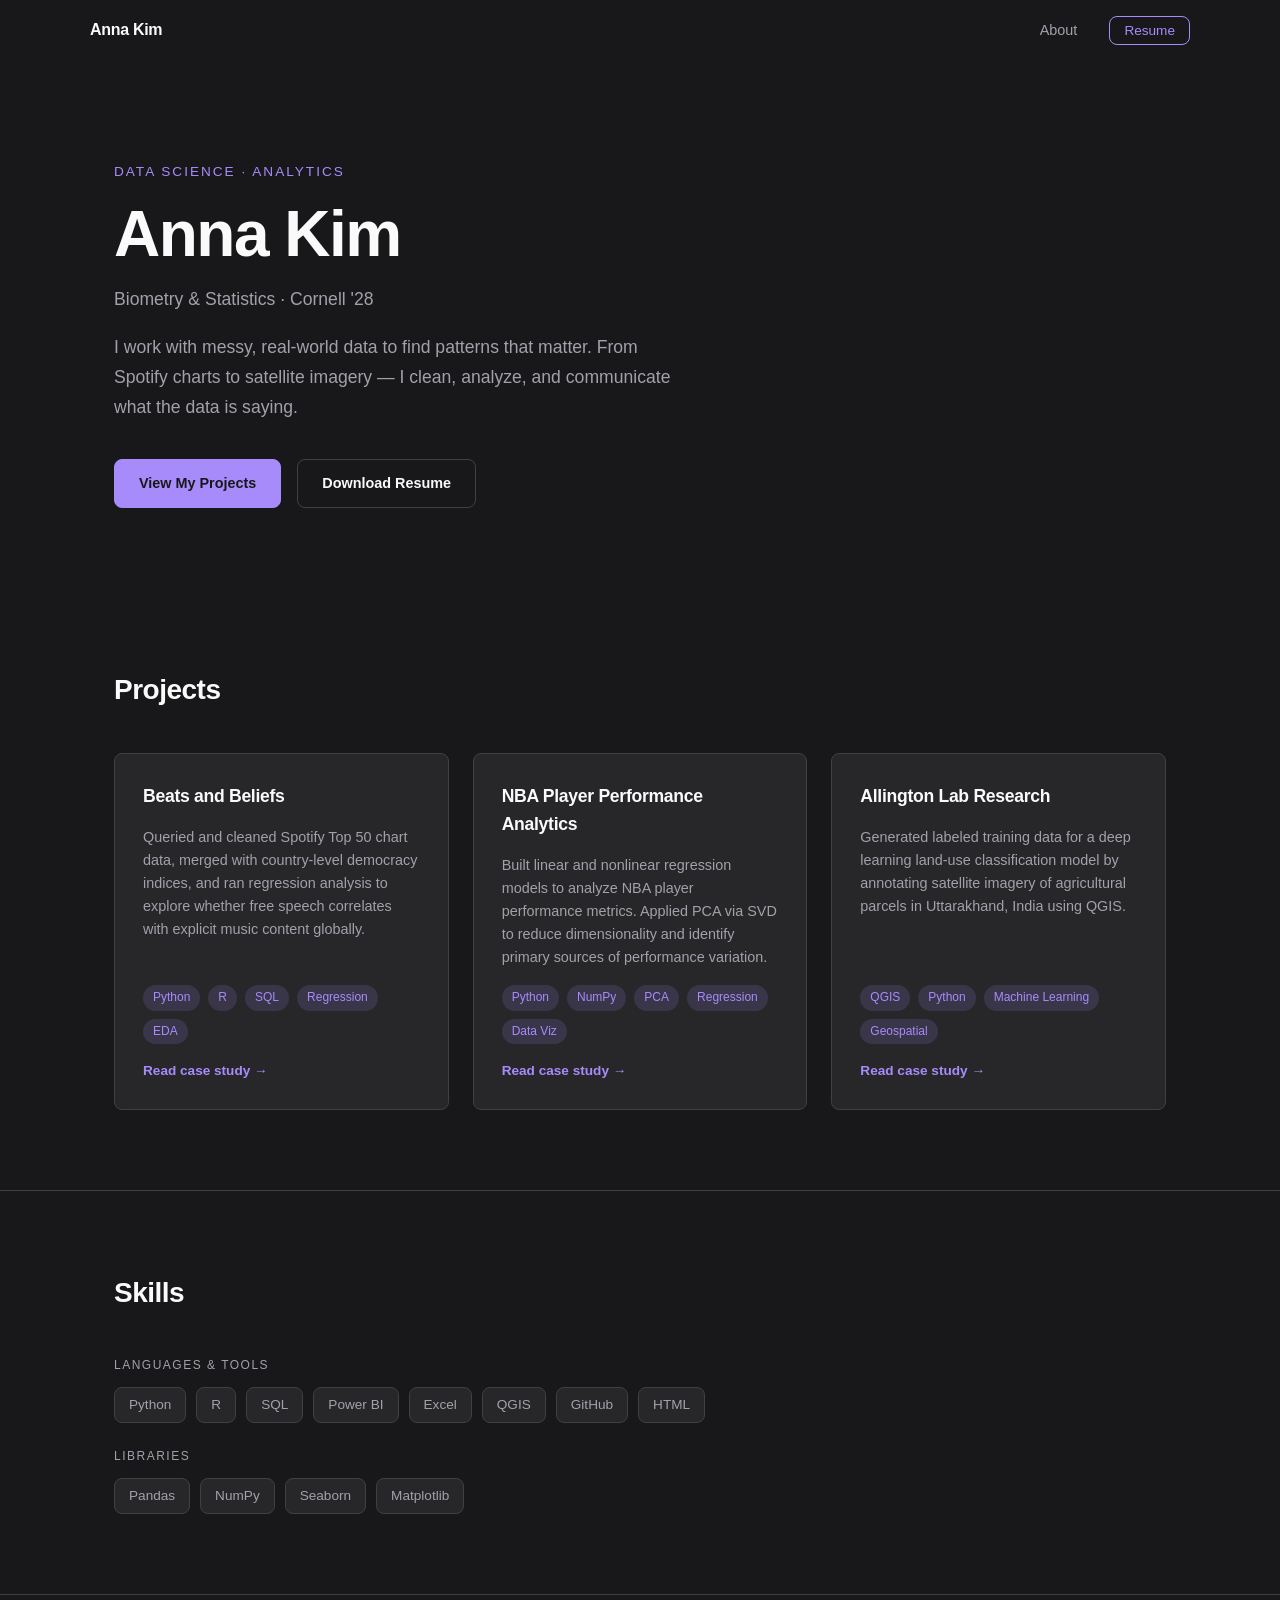
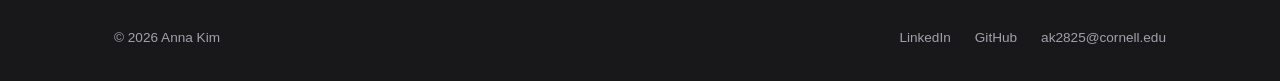
<file: index.html>
<!DOCTYPE html>
<html lang="en">
<head>
  <meta charset="UTF-8" />
  <meta name="viewport" content="width=device-width, initial-scale=1.0" />
  <title>Anna Kim — Data Science Portfolio</title>
  <meta name="description" content="Portfolio of Anna Kim, Biometry & Statistics student at Cornell University." />
  <link rel="stylesheet" href="style.css" />
</head>
<body>

  <!-- NAV -->
  <nav class="nav" id="nav">
    <div class="nav-inner">
      <a href="index.html" class="nav-logo">Anna Kim</a>
      <button class="nav-toggle" id="nav-toggle" aria-label="Toggle menu">☰</button>
      <ul class="nav-links" id="nav-links">
        <li><a href="about.html">About</a></li>
        <li><a href="Anna_Kim_Resume.pdf" target="_blank" rel="noopener noreferrer" class="nav-resume">Resume</a></li>
      </ul>
    </div>
  </nav>

  <!-- HERO -->
  <section class="hero">
    <div class="container">
      <p class="hero-eyebrow">Data Science · Analytics</p>
      <h1 class="hero-title">Anna Kim</h1>
      <p class="hero-subtitle">Biometry &amp; Statistics · Cornell '28</p>
      <p class="hero-bio">
        I work with messy, real-world data to find patterns that matter.
        From Spotify charts to satellite imagery — I clean, analyze, and communicate what the data is saying.
      </p>
      <div class="hero-actions">
        <a href="#projects" class="btn btn-primary">View My Projects</a>
        <a href="Anna_Kim_Resume.pdf" target="_blank" rel="noopener noreferrer" class="btn btn-secondary">Download Resume</a>
      </div>
    </div>
  </section>

  <!-- PROJECTS -->
  <section class="section" id="projects">
    <div class="container">
      <h2 class="section-title">Projects</h2>
      <div class="projects-grid">

        <div class="project-card">
          <h3 class="project-card-title">Beats and Beliefs</h3>
          <p class="project-card-desc">
            Queried and cleaned Spotify Top 50 chart data, merged with country-level democracy indices,
            and ran regression analysis to explore whether free speech correlates with explicit music content globally.
          </p>
          <div class="project-tags">
            <span class="tag">Python</span>
            <span class="tag">R</span>
            <span class="tag">SQL</span>
            <span class="tag">Regression</span>
            <span class="tag">EDA</span>
          </div>
          <a href="project-1.html" class="project-link">Read case study →</a>
        </div>

        <div class="project-card">
          <h3 class="project-card-title">NBA Player Performance Analytics</h3>
          <p class="project-card-desc">
            Built linear and nonlinear regression models to analyze NBA player performance metrics.
            Applied PCA via SVD to reduce dimensionality and identify primary sources of performance variation.
          </p>
          <div class="project-tags">
            <span class="tag">Python</span>
            <span class="tag">NumPy</span>
            <span class="tag">PCA</span>
            <span class="tag">Regression</span>
            <span class="tag">Data Viz</span>
          </div>
          <a href="project-2.html" class="project-link">Read case study →</a>
        </div>

        <div class="project-card">
          <h3 class="project-card-title">Allington Lab Research</h3>
          <p class="project-card-desc">
            Generated labeled training data for a deep learning land-use classification model by annotating
            satellite imagery of agricultural parcels in Uttarakhand, India using QGIS.
          </p>
          <div class="project-tags">
            <span class="tag">QGIS</span>
            <span class="tag">Python</span>
            <span class="tag">Machine Learning</span>
            <span class="tag">Geospatial</span>
          </div>
          <a href="project-3.html" class="project-link">Read case study →</a>
        </div>

      </div>
    </div>
  </section>

  <hr class="divider" />

  <!-- SKILLS -->
  <section class="section">
    <div class="container">
      <h2 class="section-title">Skills</h2>
      <div class="skills-groups">
        <div>
          <p class="skills-group-label">Languages &amp; Tools</p>
          <div class="skills-badges">
            <span class="badge">Python</span>
            <span class="badge">R</span>
            <span class="badge">SQL</span>
            <span class="badge">Power BI</span>
            <span class="badge">Excel</span>
            <span class="badge">QGIS</span>
            <span class="badge">GitHub</span>
            <span class="badge">HTML</span>
          </div>
        </div>
        <div>
          <p class="skills-group-label">Libraries</p>
          <div class="skills-badges">
            <span class="badge">Pandas</span>
            <span class="badge">NumPy</span>
            <span class="badge">Seaborn</span>
            <span class="badge">Matplotlib</span>
          </div>
        </div>
      </div>
    </div>
  </section>

  <!-- FOOTER -->
  <footer class="footer">
    <div class="footer-inner">
      <p class="footer-copy">© 2026 Anna Kim</p>
      <div class="footer-links">
        <a href="https://www.linkedin.com/in/anna-kim-598942327/" target="_blank" rel="noopener noreferrer">LinkedIn</a>
        <a href="https://github.com/ak2825" target="_blank" rel="noopener noreferrer">GitHub</a>
        <a href="mailto:ak2825@cornell.edu">ak2825@cornell.edu</a>
      </div>
    </div>
  </footer>

  <script src="script.js"></script>
</body>
</html>
</file>
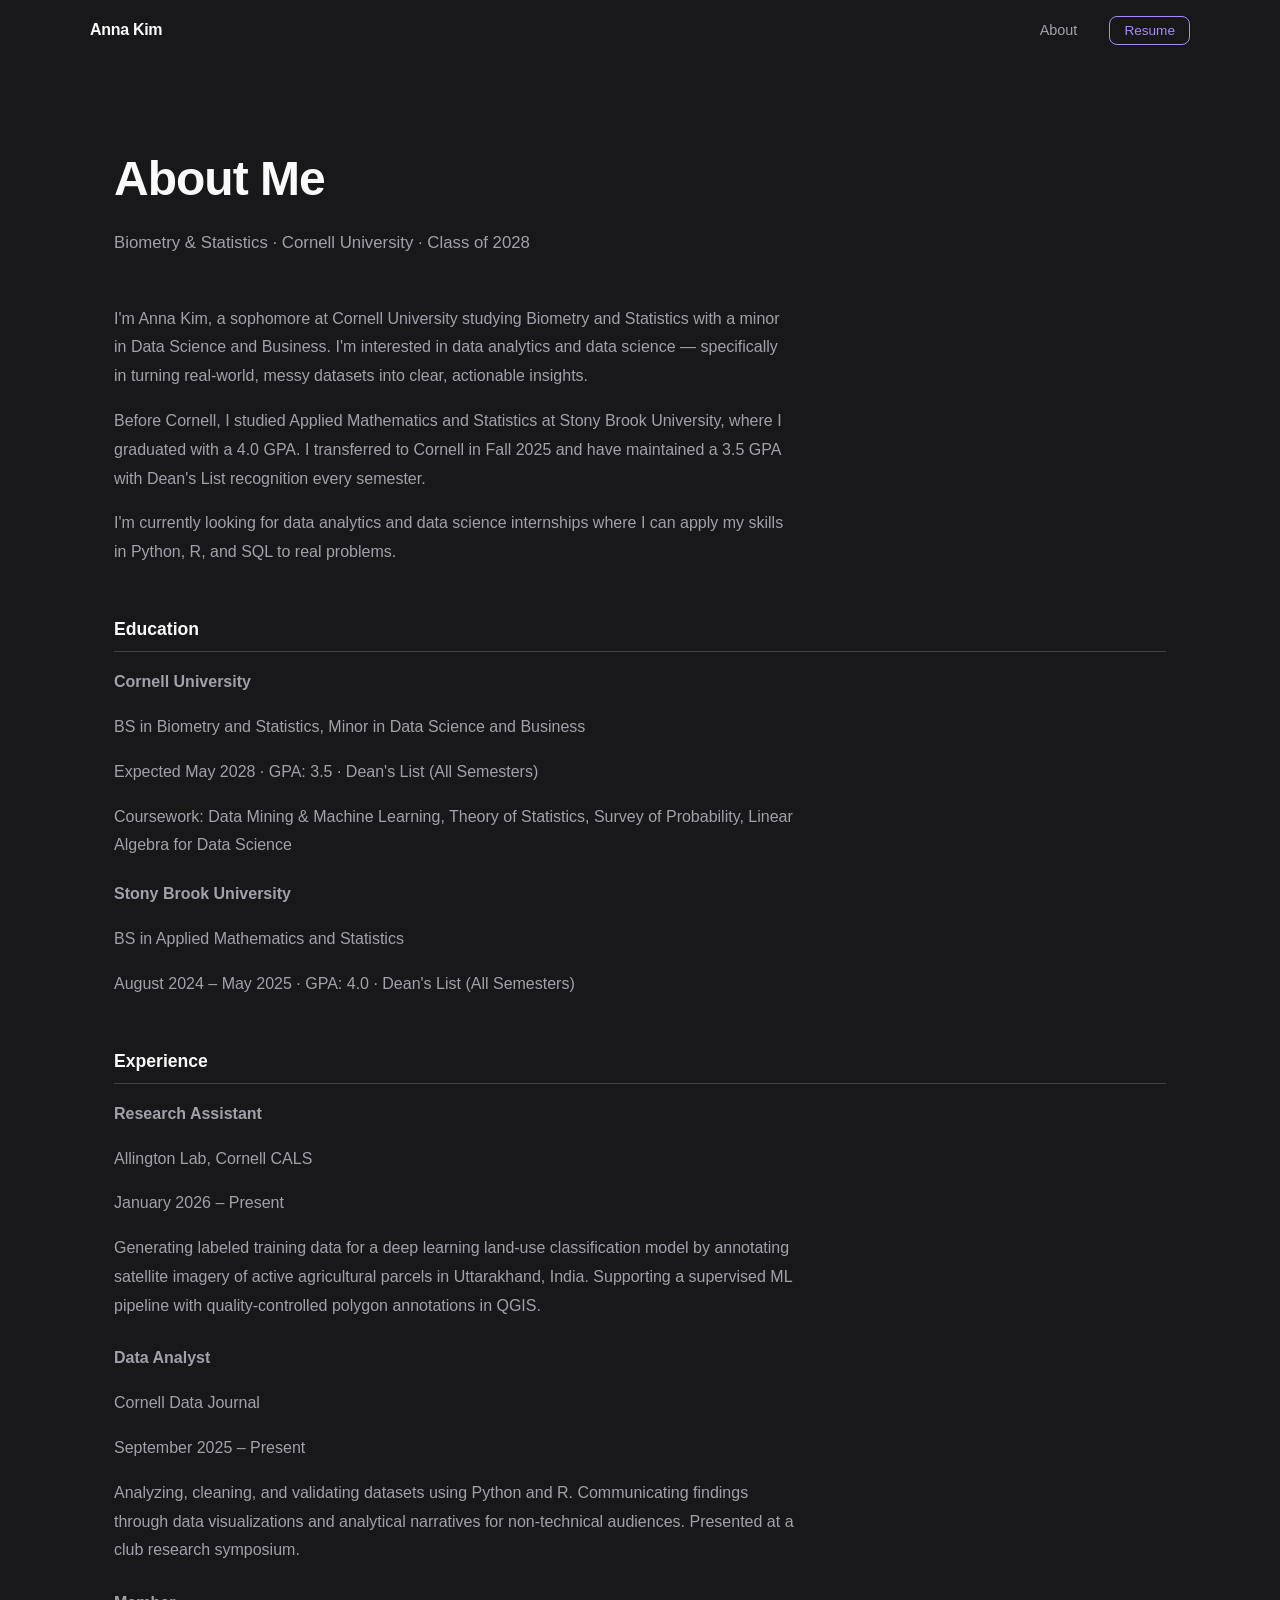
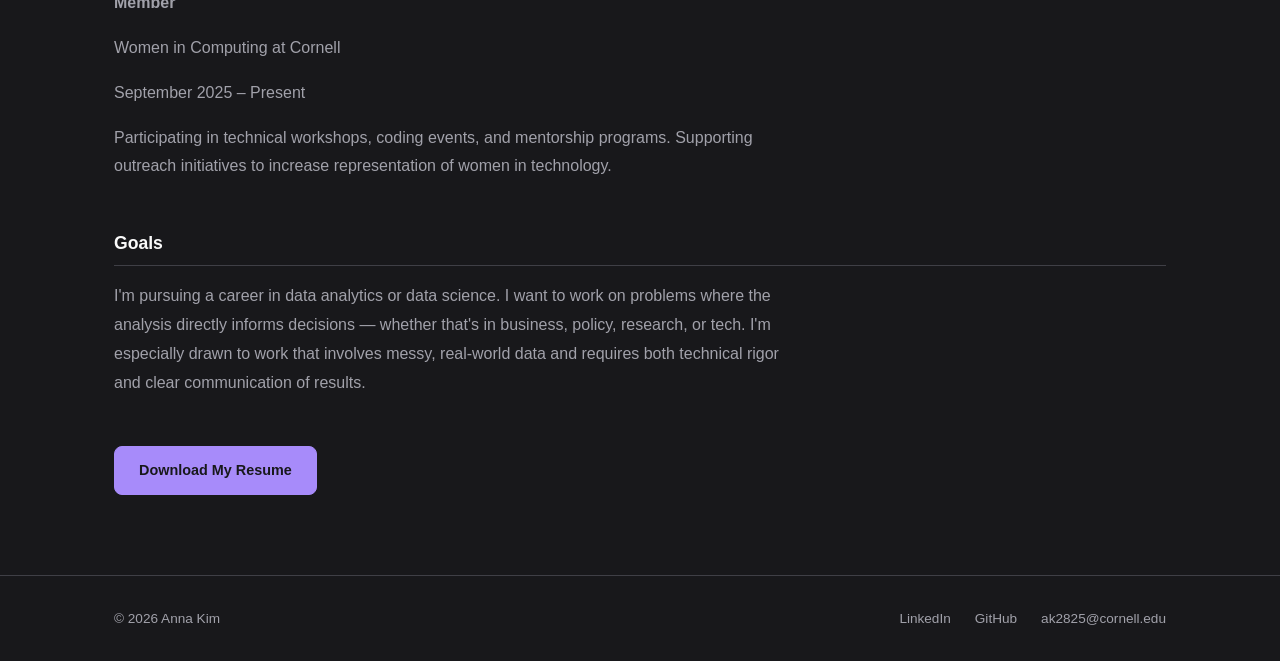
<file: about.html>
<!DOCTYPE html>
<html lang="en">
<head>
  <meta charset="UTF-8" />
  <meta name="viewport" content="width=device-width, initial-scale=1.0" />
  <meta name="description" content="About Anna Kim — Cornell sophomore studying Biometry & Statistics, pursuing data analytics and data science." />
  <title>About — Anna Kim</title>
  <link rel="stylesheet" href="style.css" />
</head>
<body>

  <!-- NAV -->
  <nav class="nav" id="nav">
    <div class="nav-inner">
      <a href="index.html" class="nav-logo">Anna Kim</a>
      <button class="nav-toggle" id="nav-toggle" aria-label="Toggle menu">☰</button>
      <ul class="nav-links" id="nav-links">
        <li><a href="about.html">About</a></li>
        <li><a href="Anna_Kim_Resume.pdf" target="_blank" rel="noopener noreferrer" class="nav-resume">Resume</a></li>
      </ul>
    </div>
  </nav>

  <!-- ABOUT HERO -->
  <div class="container">
    <div class="about-hero">
      <h1 class="about-hero-title">About Me</h1>
      <p class="about-hero-sub">Biometry &amp; Statistics · Cornell University · Class of 2028</p>
    </div>

    <div class="about-body">

      <div class="about-block">
        <p>
          I'm Anna Kim, a sophomore at Cornell University studying Biometry and Statistics with a minor in
          Data Science and Business. I'm interested in data analytics and data science — specifically in
          turning real-world, messy datasets into clear, actionable insights.
        </p>
        <p>
          Before Cornell, I studied Applied Mathematics and Statistics at Stony Brook University, where I
          graduated with a 4.0 GPA. I transferred to Cornell in Fall 2025 and have maintained a 3.5 GPA
          with Dean's List recognition every semester.
        </p>
        <p>
          I'm currently looking for data analytics and data science internships where I can apply my skills
          in Python, R, and SQL to real problems.
        </p>
      </div>

      <div class="about-block">
        <h2 class="about-block-title">Education</h2>

        <div class="edu-item">
          <p class="edu-item-school">Cornell University</p>
          <p class="edu-item-degree">BS in Biometry and Statistics, Minor in Data Science and Business</p>
          <p class="edu-item-detail">Expected May 2028 · GPA: 3.5 · Dean's List (All Semesters)</p>
          <p class="edu-item-detail">Coursework: Data Mining &amp; Machine Learning, Theory of Statistics,
          Survey of Probability, Linear Algebra for Data Science</p>
        </div>

        <div class="edu-item">
          <p class="edu-item-school">Stony Brook University</p>
          <p class="edu-item-degree">BS in Applied Mathematics and Statistics</p>
          <p class="edu-item-detail">August 2024 – May 2025 · GPA: 4.0 · Dean's List (All Semesters)</p>
        </div>
      </div>

      <div class="about-block">
        <h2 class="about-block-title">Experience</h2>

        <div class="exp-item">
          <p class="exp-item-title">Research Assistant</p>
          <p class="exp-item-org">Allington Lab, Cornell CALS</p>
          <p class="exp-item-date">January 2026 – Present</p>
          <p class="exp-item-desc">
            Generating labeled training data for a deep learning land-use classification model by annotating
            satellite imagery of active agricultural parcels in Uttarakhand, India. Supporting a supervised
            ML pipeline with quality-controlled polygon annotations in QGIS.
          </p>
        </div>

        <div class="exp-item">
          <p class="exp-item-title">Data Analyst</p>
          <p class="exp-item-org">Cornell Data Journal</p>
          <p class="exp-item-date">September 2025 – Present</p>
          <p class="exp-item-desc">
            Analyzing, cleaning, and validating datasets using Python and R. Communicating findings through
            data visualizations and analytical narratives for non-technical audiences. Presented at a club
            research symposium.
          </p>
        </div>

        <div class="exp-item">
          <p class="exp-item-title">Member</p>
          <p class="exp-item-org">Women in Computing at Cornell</p>
          <p class="exp-item-date">September 2025 – Present</p>
          <p class="exp-item-desc">
            Participating in technical workshops, coding events, and mentorship programs. Supporting
            outreach initiatives to increase representation of women in technology.
          </p>
        </div>
      </div>

      <div class="about-block">
        <h2 class="about-block-title">Goals</h2>
        <p>
          I'm pursuing a career in data analytics or data science. I want to work on problems where the
          analysis directly informs decisions — whether that's in business, policy, research, or tech.
          I'm especially drawn to work that involves messy, real-world data and requires both technical
          rigor and clear communication of results.
        </p>
      </div>

      <a href="Anna_Kim_Resume.pdf" target="_blank" rel="noopener noreferrer" class="btn btn-primary">Download My Resume</a>

    </div>
  </div>

  <!-- FOOTER -->
  <footer class="footer">
    <div class="footer-inner">
      <p class="footer-copy">© 2026 Anna Kim</p>
      <div class="footer-links">
        <a href="https://www.linkedin.com/in/anna-kim-598942327/" target="_blank" rel="noopener noreferrer">LinkedIn</a>
        <a href="https://github.com/ak2825" target="_blank" rel="noopener noreferrer">GitHub</a>
        <a href="mailto:ak2825@cornell.edu">ak2825@cornell.edu</a>
      </div>
    </div>
  </footer>

  <script src="script.js"></script>
</body>
</html>
</file>
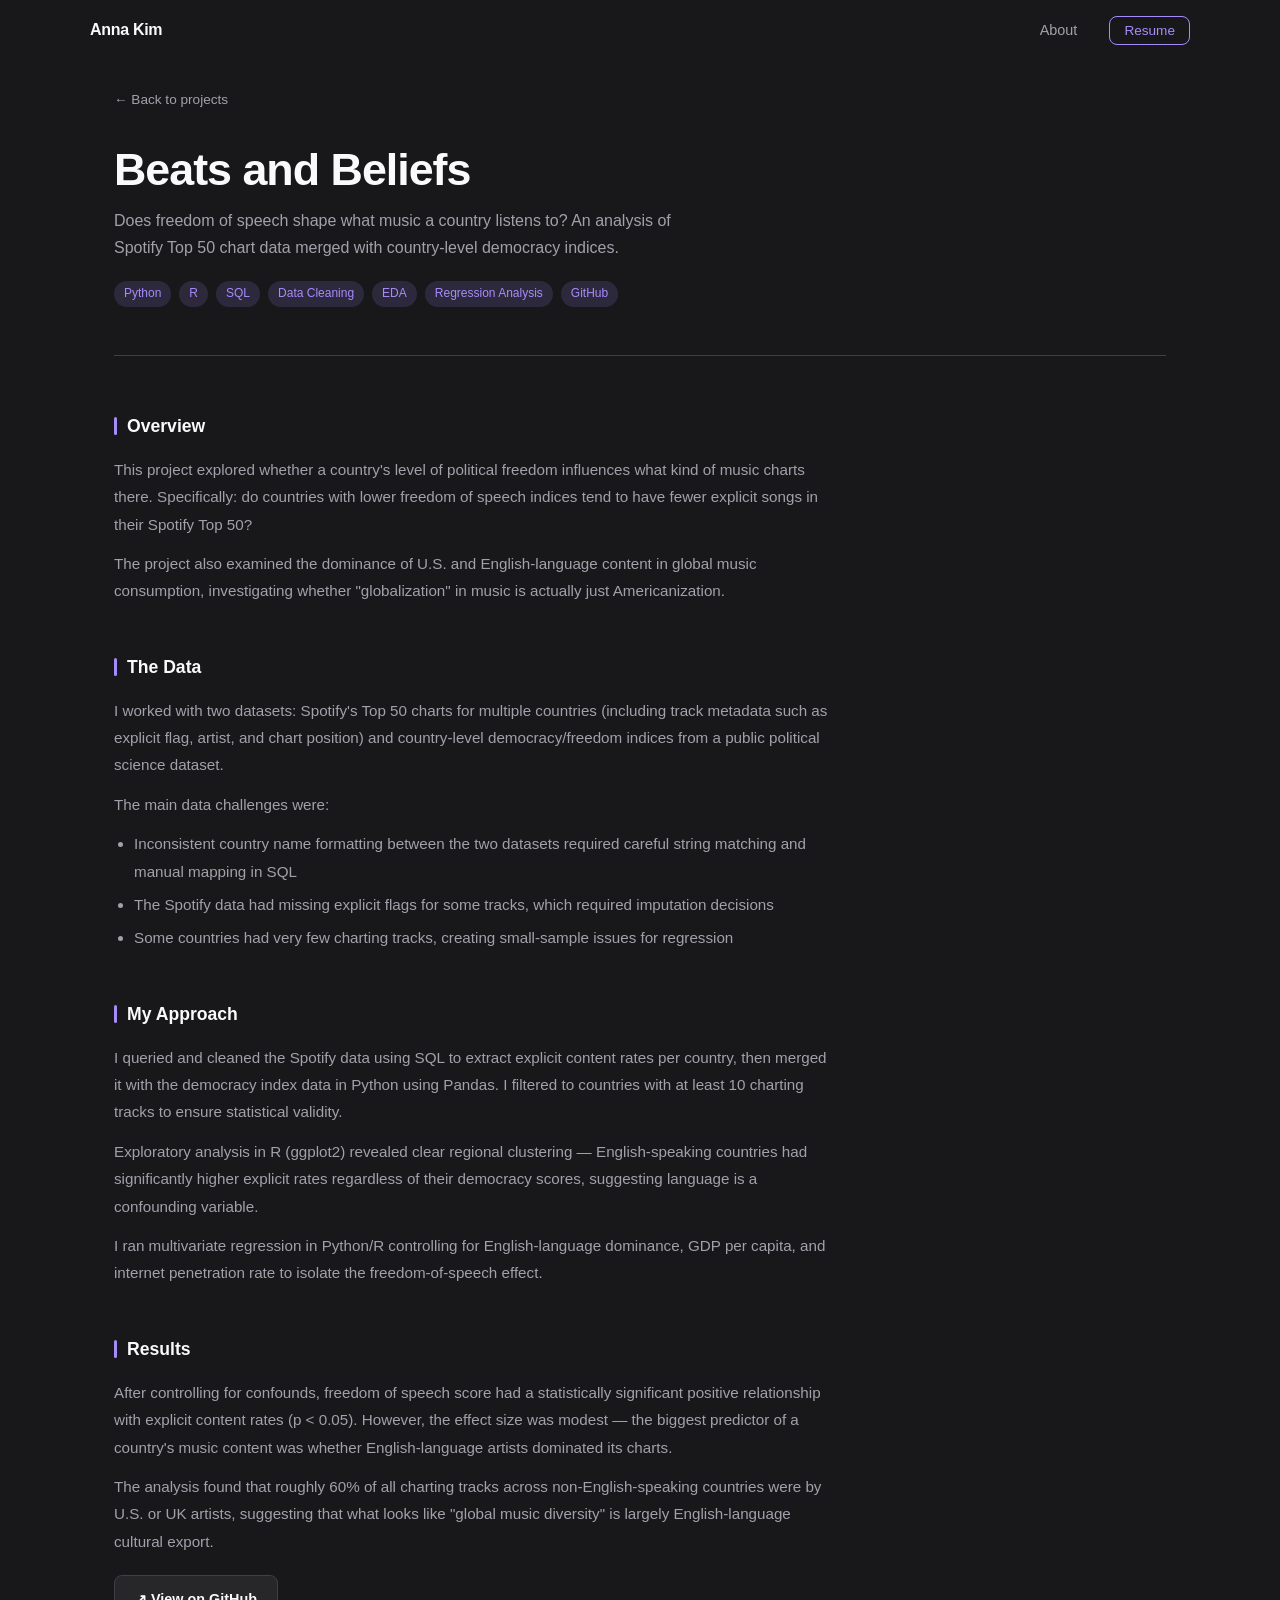
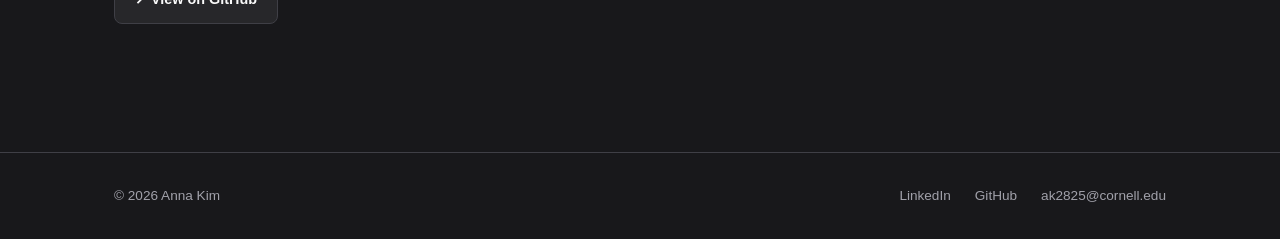
<file: project-1.html>
<!DOCTYPE html>
<html lang="en">
<head>
  <meta charset="UTF-8" />
  <meta name="viewport" content="width=device-width, initial-scale=1.0" />
  <meta name="description" content="Beats and Beliefs: analyzing Spotify chart data and democracy indices to explore music and free speech. By Anna Kim." />
  <title>Beats and Beliefs — Anna Kim</title>
  <link rel="stylesheet" href="style.css" />
</head>
<body>

  <!-- NAV -->
  <nav class="nav" id="nav">
    <div class="nav-inner">
      <a href="index.html" class="nav-logo">Anna Kim</a>
      <button class="nav-toggle" id="nav-toggle" aria-label="Toggle menu">☰</button>
      <ul class="nav-links" id="nav-links">
        <li><a href="about.html">About</a></li>
        <li><a href="Anna_Kim_Resume.pdf" target="_blank" rel="noopener noreferrer" class="nav-resume">Resume</a></li>
      </ul>
    </div>
  </nav>

  <div class="container">

    <a href="index.html#projects" class="case-back">← Back to projects</a>

    <div class="case-header">
      <h1 class="case-title">Beats and Beliefs</h1>
      <p class="case-subtitle">
        Does freedom of speech shape what music a country listens to?
        An analysis of Spotify Top 50 chart data merged with country-level democracy indices.
      </p>
      <div class="case-tags">
        <span class="tag">Python</span>
        <span class="tag">R</span>
        <span class="tag">SQL</span>
        <span class="tag">Data Cleaning</span>
        <span class="tag">EDA</span>
        <span class="tag">Regression Analysis</span>
        <span class="tag">GitHub</span>
      </div>
    </div>

    <div class="case-body">

      <div class="case-section">
        <h2 class="case-section-title">Overview</h2>
        <p>
          This project explored whether a country's level of political freedom influences what kind of music
          charts there. Specifically: do countries with lower freedom of speech indices tend to have fewer
          explicit songs in their Spotify Top 50?
        </p>
        <p>
          The project also examined the dominance of U.S. and English-language content in global music
          consumption, investigating whether "globalization" in music is actually just Americanization.
        </p>
      </div>

      <div class="case-section">
        <h2 class="case-section-title">The Data</h2>
        <p>
          I worked with two datasets: Spotify's Top 50 charts for multiple countries (including track metadata
          such as explicit flag, artist, and chart position) and country-level democracy/freedom indices from
          a public political science dataset.
        </p>
        <p>
          The main data challenges were:
        </p>
        <ul>
          <li>Inconsistent country name formatting between the two datasets required careful string matching and manual mapping in SQL</li>
          <li>The Spotify data had missing explicit flags for some tracks, which required imputation decisions</li>
          <li>Some countries had very few charting tracks, creating small-sample issues for regression</li>
        </ul>
      </div>

      <div class="case-section">
        <h2 class="case-section-title">My Approach</h2>
        <p>
          I queried and cleaned the Spotify data using SQL to extract explicit content rates per country,
          then merged it with the democracy index data in Python using Pandas. I filtered to countries with
          at least 10 charting tracks to ensure statistical validity.
        </p>
        <p>
          Exploratory analysis in R (ggplot2) revealed clear regional clustering — English-speaking countries
          had significantly higher explicit rates regardless of their democracy scores, suggesting language
          is a confounding variable.
        </p>
        <p>
          I ran multivariate regression in Python/R controlling for English-language dominance, GDP per capita,
          and internet penetration rate to isolate the freedom-of-speech effect.
        </p>
      </div>

      <div class="case-section">
        <h2 class="case-section-title">Results</h2>
        <p>
          After controlling for confounds, freedom of speech score had a statistically significant positive
          relationship with explicit content rates (p &lt; 0.05). However, the effect size was modest — the
          biggest predictor of a country's music content was whether English-language artists dominated its charts.
        </p>
        <p>
          The analysis found that roughly 60% of all charting tracks across non-English-speaking countries
          were by U.S. or UK artists, suggesting that what looks like "global music diversity" is largely
          English-language cultural export.
        </p>
        <a href="#" class="case-github" rel="noopener noreferrer">↗ View on GitHub</a>
      </div>

    </div>
  </div>

  <!-- FOOTER -->
  <footer class="footer">
    <div class="footer-inner">
      <p class="footer-copy">© 2026 Anna Kim</p>
      <div class="footer-links">
        <a href="https://www.linkedin.com/in/anna-kim-598942327/" target="_blank" rel="noopener noreferrer">LinkedIn</a>
        <a href="https://github.com/ak2825" target="_blank" rel="noopener noreferrer">GitHub</a>
        <a href="mailto:ak2825@cornell.edu">ak2825@cornell.edu</a>
      </div>
    </div>
  </footer>

  <script src="script.js"></script>
</body>
</html>
</file>
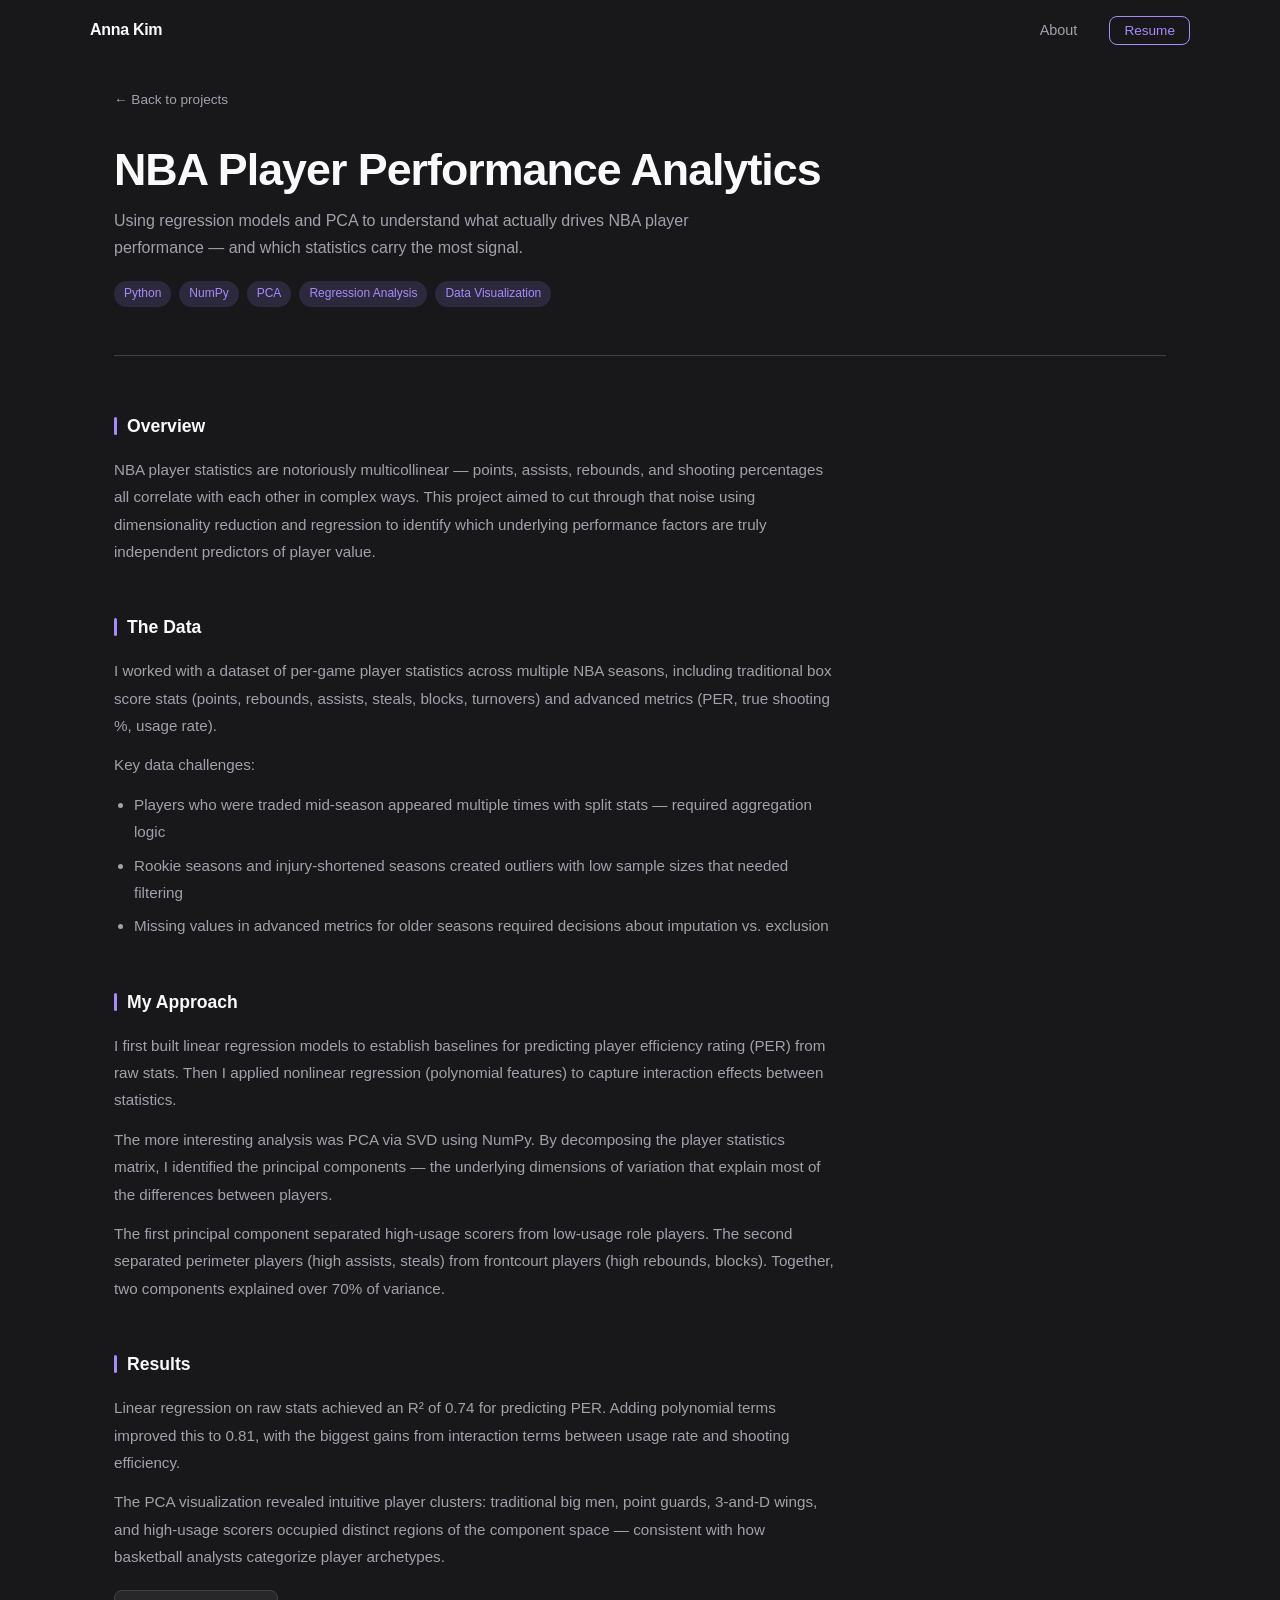
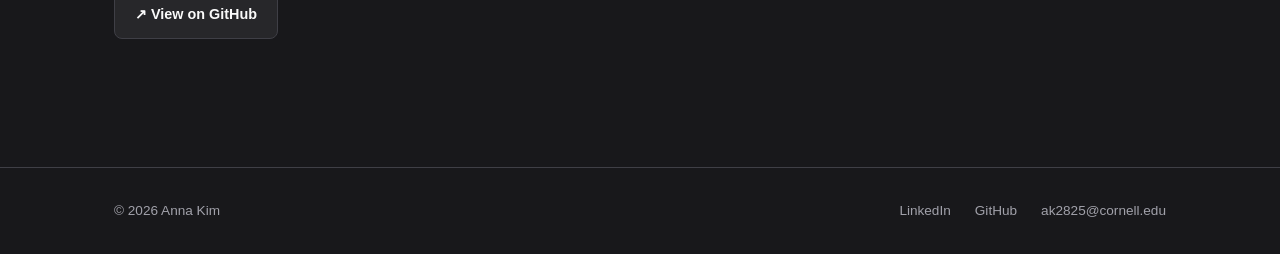
<file: project-2.html>
<!DOCTYPE html>
<html lang="en">
<head>
  <meta charset="UTF-8" />
  <meta name="viewport" content="width=device-width, initial-scale=1.0" />
  <meta name="description" content="NBA Player Performance Analytics: regression models and PCA to analyze player statistics. By Anna Kim." />
  <title>NBA Player Performance Analytics — Anna Kim</title>
  <link rel="stylesheet" href="style.css" />
</head>
<body>

  <!-- NAV -->
  <nav class="nav" id="nav">
    <div class="nav-inner">
      <a href="index.html" class="nav-logo">Anna Kim</a>
      <button class="nav-toggle" id="nav-toggle" aria-label="Toggle menu">☰</button>
      <ul class="nav-links" id="nav-links">
        <li><a href="about.html">About</a></li>
        <li><a href="Anna_Kim_Resume.pdf" target="_blank" rel="noopener noreferrer" class="nav-resume">Resume</a></li>
      </ul>
    </div>
  </nav>

  <div class="container">

    <a href="index.html#projects" class="case-back">← Back to projects</a>

    <div class="case-header">
      <h1 class="case-title">NBA Player Performance Analytics</h1>
      <p class="case-subtitle">
        Using regression models and PCA to understand what actually drives NBA player performance —
        and which statistics carry the most signal.
      </p>
      <div class="case-tags">
        <span class="tag">Python</span>
        <span class="tag">NumPy</span>
        <span class="tag">PCA</span>
        <span class="tag">Regression Analysis</span>
        <span class="tag">Data Visualization</span>
      </div>
    </div>

    <div class="case-body">

      <div class="case-section">
        <h2 class="case-section-title">Overview</h2>
        <p>
          NBA player statistics are notoriously multicollinear — points, assists, rebounds, and shooting
          percentages all correlate with each other in complex ways. This project aimed to cut through
          that noise using dimensionality reduction and regression to identify which underlying performance
          factors are truly independent predictors of player value.
        </p>
      </div>

      <div class="case-section">
        <h2 class="case-section-title">The Data</h2>
        <p>
          I worked with a dataset of per-game player statistics across multiple NBA seasons, including
          traditional box score stats (points, rebounds, assists, steals, blocks, turnovers) and
          advanced metrics (PER, true shooting %, usage rate).
        </p>
        <p>
          Key data challenges:
        </p>
        <ul>
          <li>Players who were traded mid-season appeared multiple times with split stats — required aggregation logic</li>
          <li>Rookie seasons and injury-shortened seasons created outliers with low sample sizes that needed filtering</li>
          <li>Missing values in advanced metrics for older seasons required decisions about imputation vs. exclusion</li>
        </ul>
      </div>

      <div class="case-section">
        <h2 class="case-section-title">My Approach</h2>
        <p>
          I first built linear regression models to establish baselines for predicting player efficiency
          rating (PER) from raw stats. Then I applied nonlinear regression (polynomial features) to
          capture interaction effects between statistics.
        </p>
        <p>
          The more interesting analysis was PCA via SVD using NumPy. By decomposing the player statistics
          matrix, I identified the principal components — the underlying dimensions of variation that
          explain most of the differences between players.
        </p>
        <p>
          The first principal component separated high-usage scorers from low-usage role players.
          The second separated perimeter players (high assists, steals) from frontcourt players
          (high rebounds, blocks). Together, two components explained over 70% of variance.
        </p>
      </div>

      <div class="case-section">
        <h2 class="case-section-title">Results</h2>
        <p>
          Linear regression on raw stats achieved an R² of 0.74 for predicting PER. Adding polynomial
          terms improved this to 0.81, with the biggest gains from interaction terms between usage rate
          and shooting efficiency.
        </p>
        <p>
          The PCA visualization revealed intuitive player clusters: traditional big men, point guards,
          3-and-D wings, and high-usage scorers occupied distinct regions of the component space —
          consistent with how basketball analysts categorize player archetypes.
        </p>
        <a href="#" class="case-github" rel="noopener noreferrer">↗ View on GitHub</a>
      </div>

    </div>
  </div>

  <!-- FOOTER -->
  <footer class="footer">
    <div class="footer-inner">
      <p class="footer-copy">© 2026 Anna Kim</p>
      <div class="footer-links">
        <a href="https://www.linkedin.com/in/anna-kim-598942327/" target="_blank" rel="noopener noreferrer">LinkedIn</a>
        <a href="https://github.com/ak2825" target="_blank" rel="noopener noreferrer">GitHub</a>
        <a href="mailto:ak2825@cornell.edu">ak2825@cornell.edu</a>
      </div>
    </div>
  </footer>

  <script src="script.js"></script>
</body>
</html>
</file>
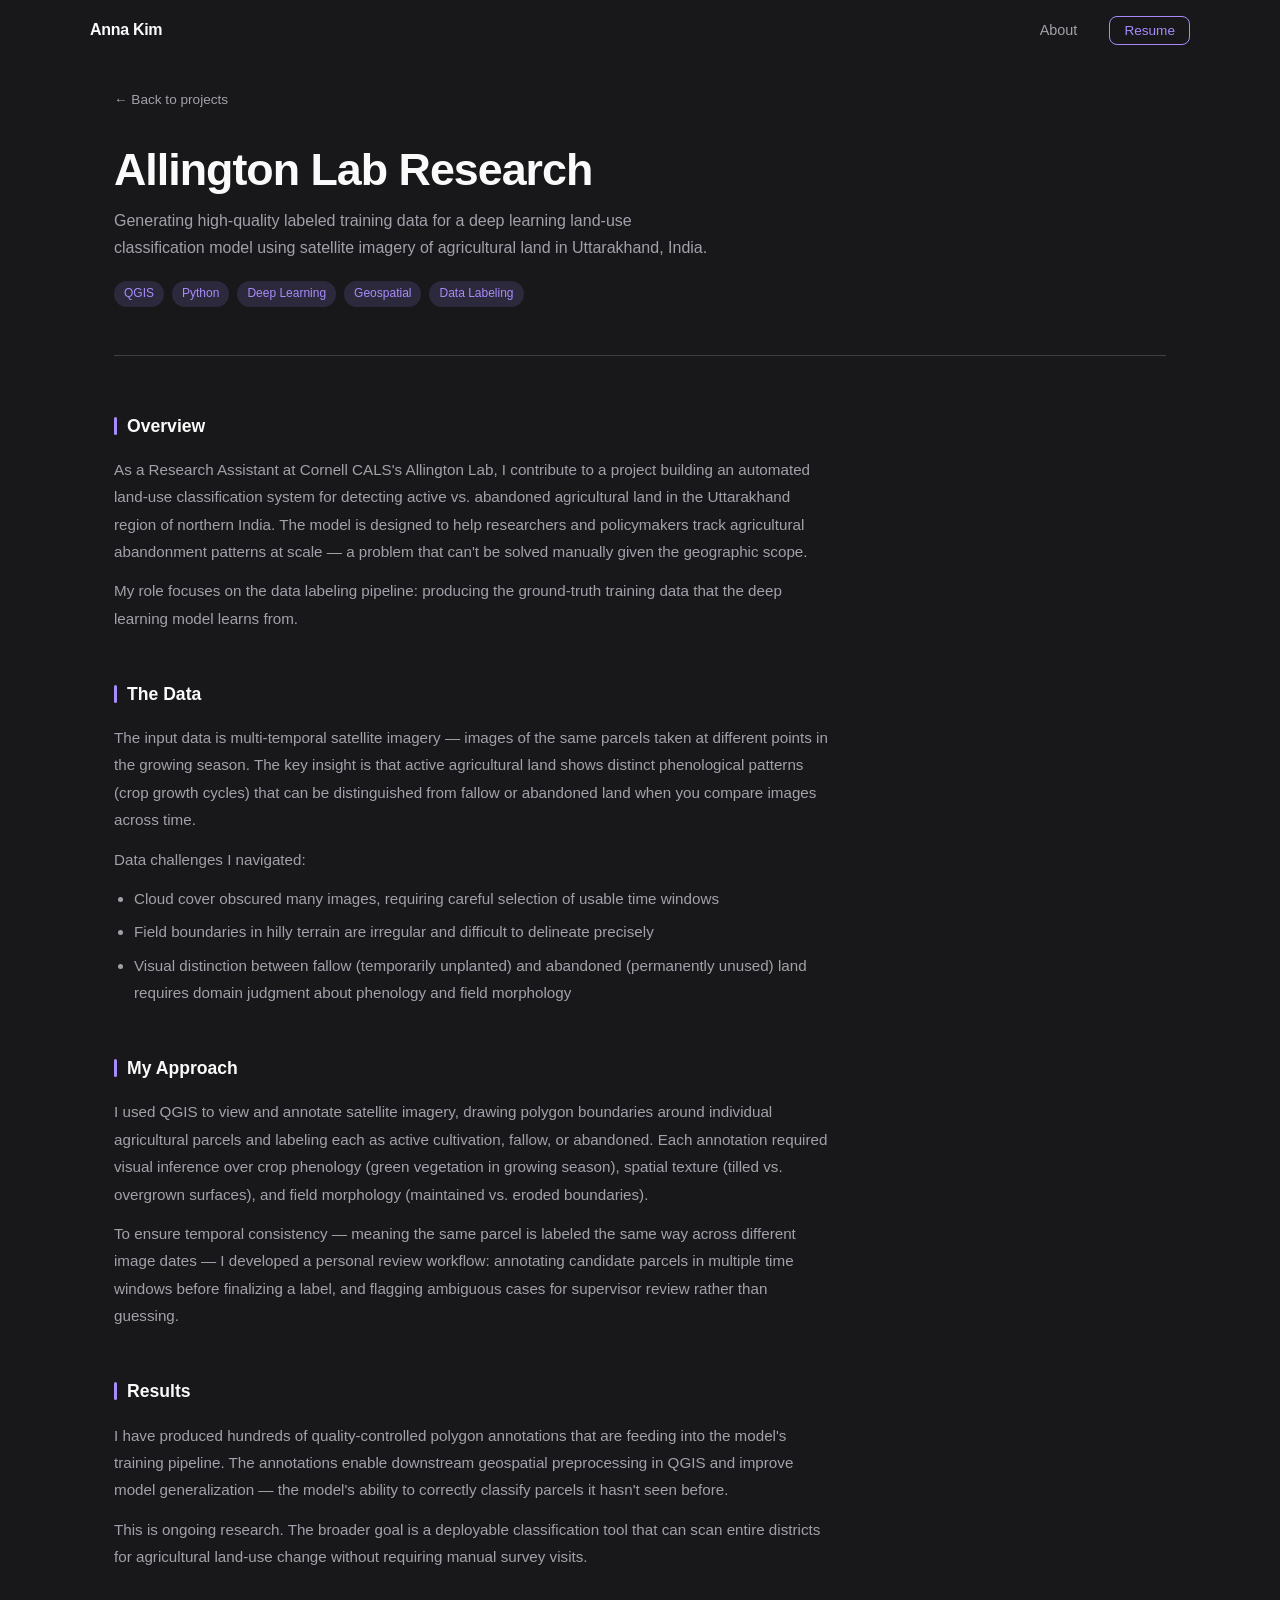
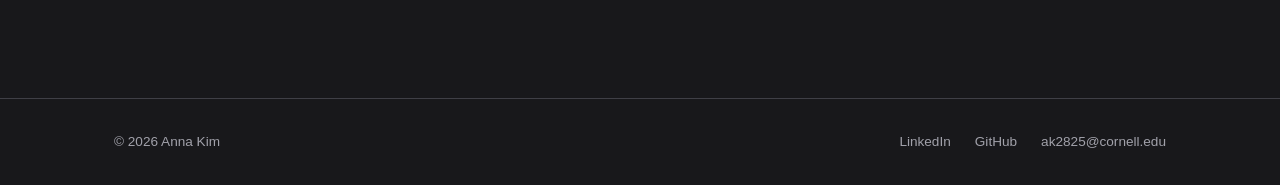
<file: project-3.html>
<!DOCTYPE html>
<html lang="en">
<head>
  <meta charset="UTF-8" />
  <meta name="viewport" content="width=device-width, initial-scale=1.0" />
  <meta name="description" content="Allington Lab Research: generating training data for a deep learning land-use classification model using satellite imagery. By Anna Kim." />
  <title>Allington Lab Research — Anna Kim</title>
  <link rel="stylesheet" href="style.css" />
</head>
<body>

  <!-- NAV -->
  <nav class="nav" id="nav">
    <div class="nav-inner">
      <a href="index.html" class="nav-logo">Anna Kim</a>
      <button class="nav-toggle" id="nav-toggle" aria-label="Toggle menu">☰</button>
      <ul class="nav-links" id="nav-links">
        <li><a href="about.html">About</a></li>
        <li><a href="Anna_Kim_Resume.pdf" target="_blank" rel="noopener noreferrer" class="nav-resume">Resume</a></li>
      </ul>
    </div>
  </nav>

  <div class="container">

    <a href="index.html#projects" class="case-back">← Back to projects</a>

    <div class="case-header">
      <h1 class="case-title">Allington Lab Research</h1>
      <p class="case-subtitle">
        Generating high-quality labeled training data for a deep learning land-use classification model
        using satellite imagery of agricultural land in Uttarakhand, India.
      </p>
      <div class="case-tags">
        <span class="tag">QGIS</span>
        <span class="tag">Python</span>
        <span class="tag">Deep Learning</span>
        <span class="tag">Geospatial</span>
        <span class="tag">Data Labeling</span>
      </div>
    </div>

    <div class="case-body">

      <div class="case-section">
        <h2 class="case-section-title">Overview</h2>
        <p>
          As a Research Assistant at Cornell CALS's Allington Lab, I contribute to a project building an
          automated land-use classification system for detecting active vs. abandoned agricultural land
          in the Uttarakhand region of northern India. The model is designed to help researchers and
          policymakers track agricultural abandonment patterns at scale — a problem that can't be solved
          manually given the geographic scope.
        </p>
        <p>
          My role focuses on the data labeling pipeline: producing the ground-truth training data that
          the deep learning model learns from.
        </p>
      </div>

      <div class="case-section">
        <h2 class="case-section-title">The Data</h2>
        <p>
          The input data is multi-temporal satellite imagery — images of the same parcels taken at
          different points in the growing season. The key insight is that active agricultural land
          shows distinct phenological patterns (crop growth cycles) that can be distinguished from
          fallow or abandoned land when you compare images across time.
        </p>
        <p>
          Data challenges I navigated:
        </p>
        <ul>
          <li>Cloud cover obscured many images, requiring careful selection of usable time windows</li>
          <li>Field boundaries in hilly terrain are irregular and difficult to delineate precisely</li>
          <li>Visual distinction between fallow (temporarily unplanted) and abandoned (permanently unused) land requires domain judgment about phenology and field morphology</li>
        </ul>
      </div>

      <div class="case-section">
        <h2 class="case-section-title">My Approach</h2>
        <p>
          I used QGIS to view and annotate satellite imagery, drawing polygon boundaries around
          individual agricultural parcels and labeling each as active cultivation, fallow, or abandoned.
          Each annotation required visual inference over crop phenology (green vegetation in growing
          season), spatial texture (tilled vs. overgrown surfaces), and field morphology (maintained
          vs. eroded boundaries).
        </p>
        <p>
          To ensure temporal consistency — meaning the same parcel is labeled the same way across
          different image dates — I developed a personal review workflow: annotating candidate parcels
          in multiple time windows before finalizing a label, and flagging ambiguous cases for
          supervisor review rather than guessing.
        </p>
      </div>

      <div class="case-section">
        <h2 class="case-section-title">Results</h2>
        <p>
          I have produced hundreds of quality-controlled polygon annotations that are feeding into the
          model's training pipeline. The annotations enable downstream geospatial preprocessing in QGIS
          and improve model generalization — the model's ability to correctly classify parcels it hasn't
          seen before.
        </p>
        <p>
          This is ongoing research. The broader goal is a deployable classification tool that can scan
          entire districts for agricultural land-use change without requiring manual survey visits.
        </p>
      </div>

    </div>
  </div>

  <!-- FOOTER -->
  <footer class="footer">
    <div class="footer-inner">
      <p class="footer-copy">© 2026 Anna Kim</p>
      <div class="footer-links">
        <a href="https://www.linkedin.com/in/anna-kim-598942327/" target="_blank" rel="noopener noreferrer">LinkedIn</a>
        <a href="https://github.com/ak2825" target="_blank" rel="noopener noreferrer">GitHub</a>
        <a href="mailto:ak2825@cornell.edu">ak2825@cornell.edu</a>
      </div>
    </div>
  </footer>

  <script src="script.js"></script>
</body>
</html>
</file>
<file: style.css>
/* =====================
   CSS VARIABLES
   ===================== */
:root {
  --bg: #18181b;
  --surface: #27272a;
  --border: #3f3f46;
  --accent: #a78bfa;
  --accent-hover: #c4b5fd;
  --accent-dim: rgba(167, 139, 250, 0.15);
  --text: #fafafa;
  --text-secondary: #a1a1aa;
  --font: -apple-system, BlinkMacSystemFont, 'Segoe UI', Roboto, sans-serif;
  --max-width: 1100px;
  --radius: 8px;
}

/* =====================
   RESET & BASE
   ===================== */
*, *::before, *::after {
  box-sizing: border-box;
  margin: 0;
  padding: 0;
}

html {
  scroll-behavior: smooth;
}

body {
  background: var(--bg);
  color: var(--text);
  font-family: var(--font);
  font-size: 16px;
  line-height: 1.6;
}

a {
  color: inherit;
  text-decoration: none;
}

ul {
  list-style: none;
}

img {
  max-width: 100%;
  display: block;
}

:focus-visible {
  outline: 2px solid var(--accent);
  outline-offset: 3px;
}

/* =====================
   LAYOUT
   ===================== */
.container {
  max-width: var(--max-width);
  margin: 0 auto;
  padding: 0 24px;
}

.section {
  padding: 80px 0;
}

.section-title {
  font-size: 1.75rem;
  font-weight: 700;
  letter-spacing: -0.5px;
  margin-bottom: 40px;
  color: var(--text);
}

.section-title span {
  color: var(--accent);
}

/* =====================
   NAV
   ===================== */
.nav {
  position: sticky;
  top: 0;
  z-index: 100;
  background: var(--bg);
  border-bottom: 1px solid transparent;
  transition: border-color 0.2s;
  padding: 0 24px;
}

.nav.scrolled {
  border-bottom-color: var(--border);
}

.nav-inner {
  max-width: var(--max-width);
  margin: 0 auto;
  display: flex;
  align-items: center;
  justify-content: space-between;
  height: 60px;
}

.nav-logo {
  font-weight: 700;
  font-size: 1rem;
  color: var(--text);
  letter-spacing: -0.3px;
}

.nav-logo:hover {
  color: var(--accent);
}

.nav-links {
  display: flex;
  gap: 32px;
  align-items: center;
}

.nav-links a {
  font-size: 0.9rem;
  color: var(--text-secondary);
  transition: color 0.2s;
}

.nav-links a:hover {
  color: var(--text);
}

.nav-links .nav-resume {
  color: var(--accent);
  border: 1px solid var(--accent);
  padding: 6px 14px;
  border-radius: var(--radius);
  font-size: 0.85rem;
  transition: background 0.2s, color 0.2s;
}

.nav-links .nav-resume:hover {
  background: var(--accent);
  color: var(--bg);
}

.nav-toggle {
  display: none;
  background: none;
  border: none;
  color: var(--text);
  font-size: 1.4rem;
  cursor: pointer;
  padding: 4px;
}

/* =====================
   HERO
   ===================== */
.hero {
  padding: 100px 0 80px;
}

.hero-eyebrow {
  font-size: 0.85rem;
  color: var(--accent);
  text-transform: uppercase;
  letter-spacing: 2px;
  margin-bottom: 16px;
}

.hero-title {
  font-size: clamp(2.5rem, 6vw, 4rem);
  font-weight: 800;
  letter-spacing: -1.5px;
  line-height: 1.1;
  color: var(--text);
  margin-bottom: 16px;
}

.hero-subtitle {
  font-size: 1.1rem;
  color: var(--text-secondary);
  margin-bottom: 20px;
}

.hero-bio {
  font-size: 1.1rem;
  color: var(--text-secondary);
  max-width: 560px;
  line-height: 1.7;
  margin-bottom: 36px;
}

.hero-actions {
  display: flex;
  gap: 16px;
  flex-wrap: wrap;
}

/* =====================
   BUTTONS
   ===================== */
.btn {
  display: inline-block;
  padding: 12px 24px;
  border-radius: var(--radius);
  font-size: 0.9rem;
  font-weight: 600;
  cursor: pointer;
  transition: background 0.2s, border-color 0.2s, color 0.2s;
  border: 1px solid transparent;
}

.btn-primary {
  background: var(--accent);
  color: var(--bg);
  border-color: var(--accent);
}

.btn-primary:hover {
  background: var(--accent-hover);
  border-color: var(--accent-hover);
}

.btn-secondary {
  background: transparent;
  color: var(--text);
  border-color: var(--border);
}

.btn-secondary:hover {
  border-color: var(--text-secondary);
}

/* =====================
   PROJECTS GRID
   ===================== */
.projects-grid {
  display: grid;
  grid-template-columns: repeat(3, 1fr);
  gap: 24px;
}

.project-card {
  background: var(--surface);
  border: 1px solid var(--border);
  border-radius: var(--radius);
  padding: 28px;
  display: flex;
  flex-direction: column;
  gap: 16px;
  transition: border-color 0.2s, transform 0.2s;
}

.project-card:hover {
  border-color: var(--accent);
  transform: translateY(-2px);
}

.project-card-title {
  font-size: 1.1rem;
  font-weight: 700;
  color: var(--text);
  letter-spacing: -0.3px;
}

.project-card-desc {
  font-size: 0.9rem;
  color: var(--text-secondary);
  line-height: 1.6;
  flex: 1;
}

.project-tags {
  display: flex;
  flex-wrap: wrap;
  gap: 8px;
}

.tag {
  background: var(--accent-dim);
  color: var(--accent);
  border-radius: 20px;
  padding: 3px 10px;
  font-size: 0.75rem;
  font-weight: 500;
}

.project-link {
  font-size: 0.85rem;
  color: var(--accent);
  font-weight: 600;
  display: inline-flex;
  align-items: center;
  gap: 4px;
  transition: gap 0.2s;
}

.project-link:hover {
  gap: 8px;
}

/* =====================
   SKILLS
   ===================== */
.skills-groups {
  display: flex;
  flex-direction: column;
  gap: 24px;
}

.skills-group-label {
  font-size: 0.75rem;
  text-transform: uppercase;
  letter-spacing: 1.5px;
  color: var(--text-secondary);
  margin-bottom: 12px;
}

.skills-badges {
  display: flex;
  flex-wrap: wrap;
  gap: 10px;
}

.badge {
  background: var(--surface);
  border: 1px solid var(--border);
  border-radius: var(--radius);
  padding: 6px 14px;
  font-size: 0.85rem;
  color: var(--text-secondary);
}

/* =====================
   FOOTER
   ===================== */
.footer {
  border-top: 1px solid var(--border);
  padding: 32px 0;
}

.footer-inner {
  max-width: var(--max-width);
  margin: 0 auto;
  padding: 0 24px;
  display: flex;
  align-items: center;
  justify-content: space-between;
  flex-wrap: wrap;
  gap: 16px;
}

.footer-copy {
  font-size: 0.85rem;
  color: var(--text-secondary);
}

.footer-links {
  display: flex;
  gap: 24px;
}

.footer-links a {
  font-size: 0.85rem;
  color: var(--text-secondary);
  transition: color 0.2s;
}

.footer-links a:hover {
  color: var(--accent);
}

/* =====================
   ABOUT PAGE
   ===================== */
.about-hero {
  padding: 80px 0 48px;
}

.about-hero-title {
  font-size: clamp(2rem, 5vw, 3rem);
  font-weight: 800;
  letter-spacing: -1px;
  margin-bottom: 12px;
  color: var(--text);
}

.about-hero-sub {
  font-size: 1.05rem;
  color: var(--text-secondary);
}

.about-body {
  padding-bottom: 80px;
}

.about-body p {
  font-size: 1rem;
  color: var(--text-secondary);
  line-height: 1.8;
  max-width: 680px;
  margin-bottom: 16px;
}

.about-block {
  margin-bottom: 48px;
}

.about-block-title {
  font-size: 1.1rem;
  font-weight: 700;
  color: var(--text);
  margin-bottom: 16px;
  padding-bottom: 8px;
  border-bottom: 1px solid var(--border);
}

.edu-item {
  margin-bottom: 20px;
}

.edu-item-school {
  font-weight: 700;
  color: var(--text);
  font-size: 0.95rem;
}

.edu-item-degree {
  font-size: 0.9rem;
  color: var(--text-secondary);
  margin-top: 2px;
}

.edu-item-detail {
  font-size: 0.85rem;
  color: var(--text-secondary);
  margin-top: 4px;
}

.exp-item {
  margin-bottom: 24px;
}

.exp-item-title {
  font-weight: 700;
  color: var(--text);
  font-size: 0.95rem;
}

.exp-item-org {
  font-size: 0.85rem;
  color: var(--accent);
  margin-top: 2px;
}

.exp-item-date {
  font-size: 0.8rem;
  color: var(--text-secondary);
  margin-top: 2px;
}

.exp-item-desc {
  font-size: 0.9rem;
  color: var(--text-secondary);
  margin-top: 8px;
  line-height: 1.7;
}

/* =====================
   CASE STUDY PAGE
   ===================== */
.case-back {
  display: inline-flex;
  align-items: center;
  gap: 6px;
  font-size: 0.85rem;
  color: var(--text-secondary);
  padding: 28px 0 0;
  transition: color 0.2s;
}

.case-back:hover {
  color: var(--accent);
}

.case-header {
  padding: 32px 0 48px;
  border-bottom: 1px solid var(--border);
  margin-bottom: 56px;
}

.case-title {
  font-size: clamp(1.8rem, 4vw, 2.8rem);
  font-weight: 800;
  letter-spacing: -1px;
  margin-bottom: 12px;
  line-height: 1.15;
}

.case-subtitle {
  font-size: 1rem;
  color: var(--text-secondary);
  max-width: 600px;
  line-height: 1.7;
  margin-bottom: 20px;
}

.case-tags {
  display: flex;
  flex-wrap: wrap;
  gap: 8px;
}

.case-body {
  max-width: 720px;
  padding-bottom: 80px;
}

.case-section {
  margin-bottom: 48px;
}

.case-section-title {
  font-size: 1.1rem;
  font-weight: 700;
  color: var(--text);
  margin-bottom: 16px;
  display: flex;
  align-items: center;
  gap: 10px;
}

.case-section-title::before {
  content: '';
  display: inline-block;
  width: 3px;
  height: 18px;
  background: var(--accent);
  border-radius: 2px;
}

.case-section p {
  font-size: 0.95rem;
  color: var(--text-secondary);
  line-height: 1.8;
  margin-bottom: 12px;
}

/* restore bullets for prose content (overrides global ul reset) */
.case-section ul {
  list-style: disc;
  padding-left: 20px;
}

.case-section ul li {
  font-size: 0.95rem;
  color: var(--text-secondary);
  line-height: 1.8;
  margin-bottom: 6px;
}

.case-github {
  display: inline-flex;
  align-items: center;
  gap: 8px;
  background: var(--surface);
  border: 1px solid var(--border);
  padding: 12px 20px;
  border-radius: var(--radius);
  font-size: 0.9rem;
  font-weight: 600;
  transition: border-color 0.2s;
  margin-top: 8px;
}

.case-github:hover {
  border-color: var(--accent);
  color: var(--accent);
}

/* =====================
   DIVIDER
   ===================== */
.divider {
  border: none;
  border-top: 1px solid var(--border);
}

/* =====================
   RESPONSIVE
   ===================== */
@media (max-width: 768px) {
  .nav-links {
    display: none;
    flex-direction: column;
    gap: 16px;
    position: absolute;
    top: 60px;
    left: 0;
    right: 0;
    background: var(--bg);
    border-bottom: 1px solid var(--border);
    padding: 24px;
  }

  .nav-links.open {
    display: flex;
    z-index: 10;
  }

  .nav-toggle {
    display: block;
  }

  .nav {
    position: sticky;
  }

  .projects-grid {
    grid-template-columns: 1fr;
  }

  .hero {
    padding: 60px 0 48px;
  }

  .section {
    padding: 56px 0;
  }

  .footer-inner {
    flex-direction: column;
    align-items: flex-start;
  }
}

@media (min-width: 769px) and (max-width: 1024px) {
  .projects-grid {
    grid-template-columns: repeat(2, 1fr);
  }
}
</file>
